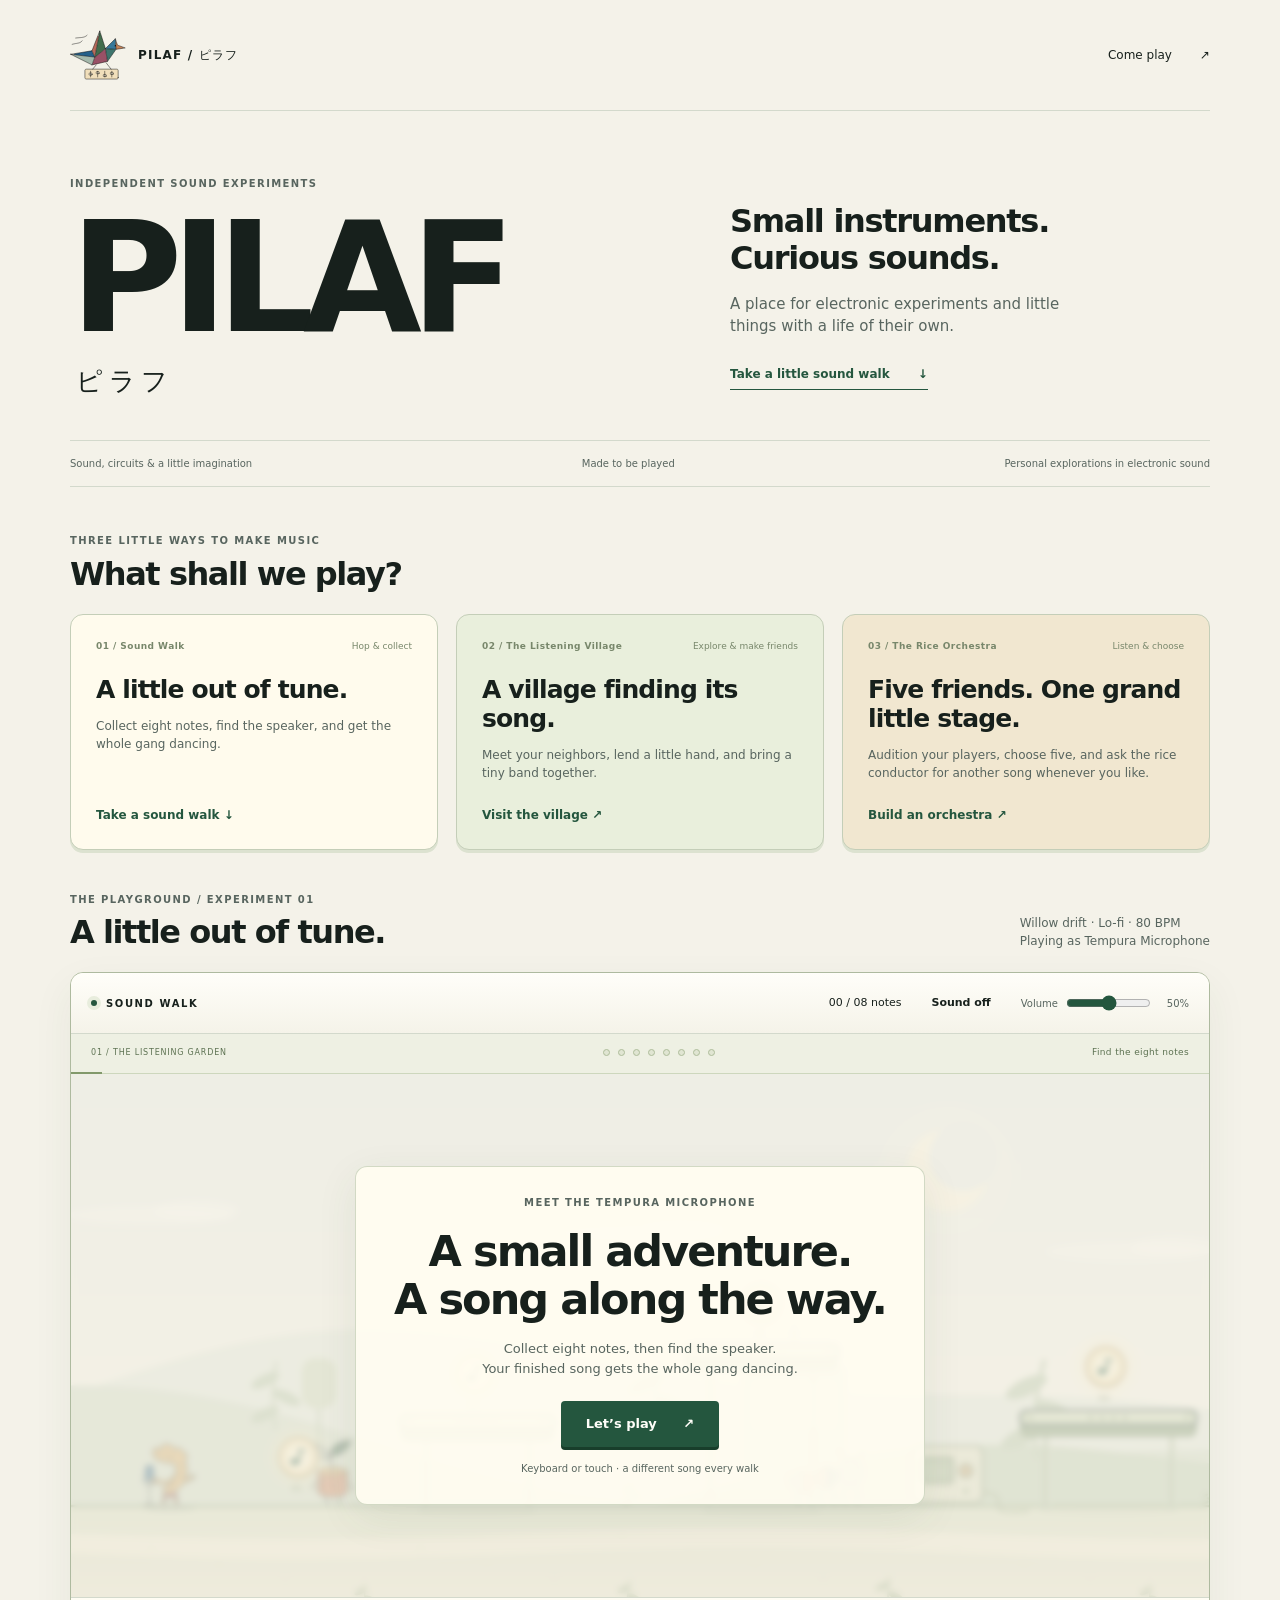
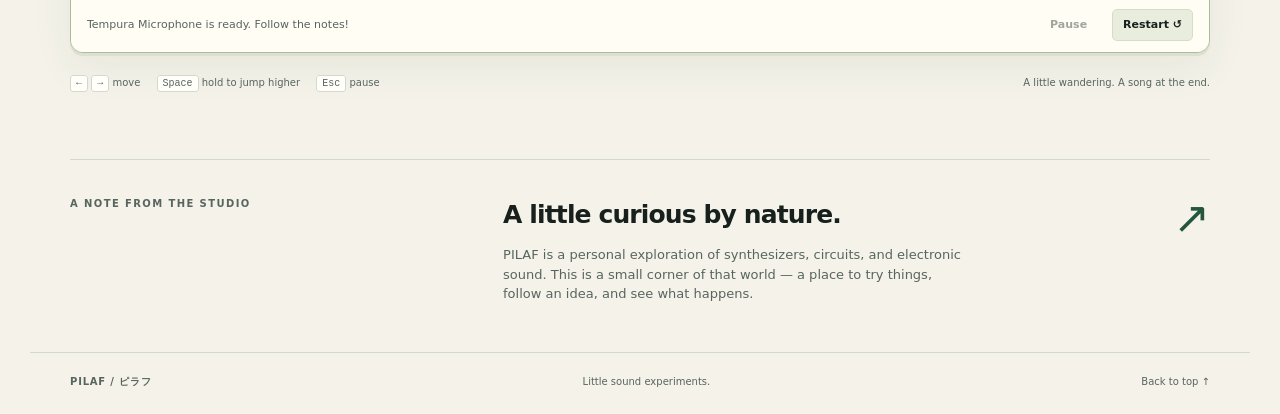
<file: index.html>
<!doctype html>
<html lang="en">
<head>
  <meta charset="utf-8">
  <meta name="viewport" content="width=device-width,initial-scale=1">
  <meta name="theme-color" content="#f4f2e9">
  <meta name="description" content="PILAF — personal explorations in electronic sound. Meet a little character, collect a few notes, and make something playful.">
  <title>PILAF / Little sound experiments</title>
  <link rel="icon" type="image/svg+xml" href="origami-mixer-bird.svg?v=volume-lettering-2">
  <link rel="stylesheet" href="style.css?v=games-4">
  <script src="shared/character-art.js?v=9bc94798c490" defer></script><script src="shared/characters.js?v=5fae681c9cf5" defer></script><script src="music.js?v=9751d4457e4f" defer></script>
  <script src="game.js?v=0f89109e2cad" defer></script>
</head>
<body>
  <header class="wrap">
    <nav><a class="wordmark" href="#home"><img class="brand-bird" src="origami-mixer-bird.svg?v=volume-lettering-2" alt="" width="56" height="56"><span class="brand-name">PILAF / <span lang="ja">ピラフ</span></span></a><a href="#play">Come play <span aria-hidden="true">↗</span></a></nav>
    <div class="hero" id="home">
      <div><p class="eyebrow">Independent sound experiments</p><h1>PILAF<span lang="ja">ピラフ</span></h1></div>
      <div class="hero-copy"><h2>Small instruments.<br>Curious sounds.</h2><p>A place for electronic experiments and little things with a life of their own.</p><a class="text-link" href="#play">Take a little sound walk <span aria-hidden="true">↓</span></a></div>
    </div>
    <div class="facts"><span>Sound, circuits & a little imagination</span><span>Made to be played</span><span>Personal explorations in electronic sound</span></div>
  </header>
  <main class="wrap" id="play">
    <section class="game-library" aria-labelledby="games-title">
      <p class="eyebrow">Three little ways to make music</p>
      <h2 id="games-title">What shall we play?</h2>
      <div class="game-choices">
        <a class="game-choice" href="#sound-walk"><span class="game-choice-top"><span>01 / Sound Walk</span><span>Hop &amp; collect</span></span><h3>A little out of tune.</h3><p>Collect eight notes, find the speaker, and get the whole gang dancing.</p><span class="game-choice-action">Take a sound walk &#8595;</span></a>
        <a class="game-choice village-choice" href="village/index.html"><span class="game-choice-top"><span>02 / The Listening Village</span><span>Explore &amp; make friends</span></span><h3>A village finding its song.</h3><p>Meet your neighbors, lend a little hand, and bring a tiny band together.</p><span class="game-choice-action">Visit the village &#8599;</span></a>
        <a class="game-choice orchestra-choice" href="orchestra/index.html"><span class="game-choice-top"><span>03 / The Rice Orchestra</span><span>Listen &amp; choose</span></span><h3>Five friends. One grand little stage.</h3><p>Audition your players, choose five, and ask the rice conductor for another song whenever you like.</p><span class="game-choice-action">Build an orchestra &#8599;</span></a>
      </div>
    </section>
    <section id="sound-walk" aria-labelledby="game-title">
      <div class="section-heading"><div><p class="eyebrow">The playground / experiment 01</p><h2 id="game-title">A little out of tune.</h2></div><p><span id="song-name">A new song every walk</span><br><span id="character-name">Playing as Onigiri Listener</span></p></div>
      <div class="game-shell">
        <div class="game-bar"><span class="game-name"><span class="status-dot"></span> SOUND WALK</span><span id="score">00 / 08 notes</span><button id="sound" type="button" aria-pressed="false">Sound off</button><label class="volume-control" for="volume">Volume <input id="volume" type="range" min="0" max="100" value="50" step="1"><output id="volume-value" for="volume">50%</output></label></div>
        <div class="journey" id="journey"><span id="district">01 / The listening garden</span><div class="note-trail" aria-hidden="true"><i id="note-0"></i><i id="note-1"></i><i id="note-2"></i><i id="note-3"></i><i id="note-4"></i><i id="note-5"></i><i id="note-6"></i><i id="note-7"></i></div><span id="goal-label">Find the eight notes</span></div>
        <div class="stage">
          <canvas id="game" width="1000" height="460" tabindex="0" aria-label="Sound Walk. Move with left and right arrows or A and D. Jump with Space, W, or up arrow; hold for a higher jump. On touch screens, hold a direction button and tap Jump. Collect eight notes and reach the speaker. Escape pauses."></canvas>
          <div class="party-caption" id="party-caption" hidden><p class="eyebrow">Your living song / the whole band is here</p><h3 id="finished-title">A little garden party</h3><p id="song-evolution">Your melody is just the beginning. Stay for the next variation.</p></div>
          <div class="overlay" id="overlay"><div><p class="eyebrow" id="overlay-kicker">Meet the Onigiri Listener</p><h3 id="overlay-title">A small adventure.<br>A song along the way.</h3><p id="overlay-copy">Collect eight notes, then find the speaker.<br>Your finished song gets the whole gang dancing.</p><button class="button" id="start" type="button">Let’s play <span aria-hidden="true">↗</span></button><span class="start-note">Keyboard or touch · a different song every walk</span></div></div>
        </div>
        <div class="touch-controls" role="group" aria-label="Touch game controls" aria-describedby="touch-hint">
          <p id="touch-hint">Hold an arrow to move. Tap Jump with your other thumb.</p>
          <div class="direction-controls"><button type="button" data-control="left" aria-label="Move left" aria-pressed="false">&#8592;</button><button type="button" data-control="right" aria-label="Move right" aria-pressed="false">&#8594;</button></div>
          <button type="button" data-control="jump" aria-label="Jump" aria-pressed="false">Jump &#8593;</button>
        </div>
        <div class="game-bottom"><p id="status" role="status">Your headphones are on. The garden is waiting.</p><div class="game-actions"><button id="pause" type="button" disabled>Pause</button><button id="replay" type="button" hidden>Replay song</button><button id="restart" type="button">Restart ↺</button></div></div>
      </div>
      <div class="under-game"><p><kbd>←</kbd> <kbd>→</kbd> move <span class="space"></span><kbd>Space</kbd> hold to jump higher <span class="space"></span><kbd>Esc</kbd> pause</p><p>A little wandering. A song at the end.</p></div>
      <noscript><p>This game needs JavaScript enabled in your browser.</p></noscript>
    </section>
    <section class="about" aria-labelledby="about-title"><p class="eyebrow">A note from the studio</p><div><h2 id="about-title">A little curious by nature.</h2><p>PILAF is a personal exploration of synthesizers, circuits, and electronic sound. This is a small corner of that world — a place to try things, follow an idea, and see what happens.</p></div><span class="about-mark" aria-hidden="true">↗</span></section>
  </main>
  <footer class="wrap"><span>PILAF <span lang="ja">/ ピラフ</span></span><span>Little sound experiments.</span><a href="#home">Back to top ↑</a></footer>
<!-- Cloudflare Web Analytics --><script type='module' src='https://static.cloudflareinsights.com/beacon.min.js' data-cf-beacon='{"token": "f0c13892900b49b59b2be0a804ef4fff"}'></script><!-- End Cloudflare Web Analytics -->
</body>
</html>
</file>
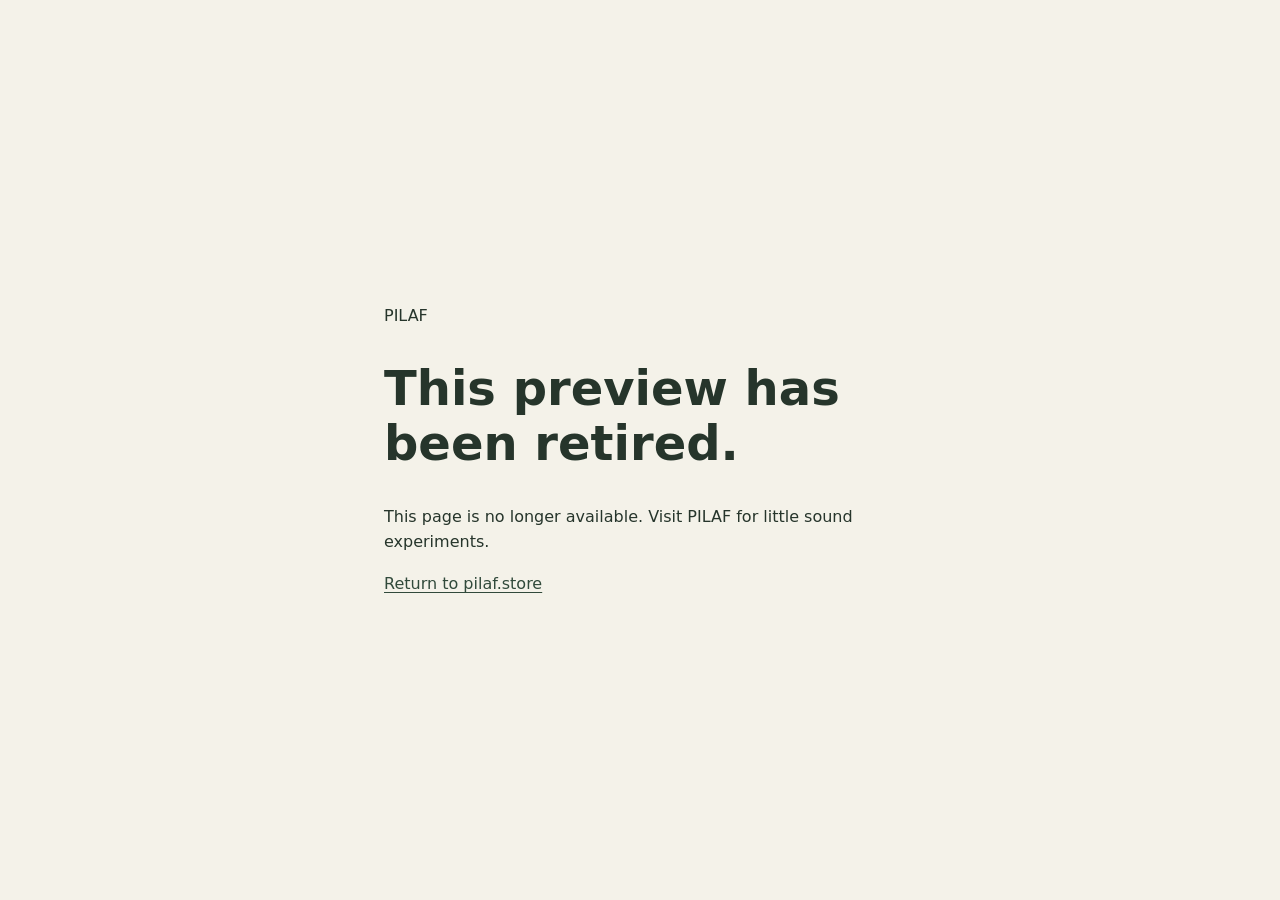
<file: laser/index.html>
<!doctype html>
<html lang="en">
<head>
  <meta charset="utf-8">
  <meta name="viewport" content="width=device-width,initial-scale=1">
  <meta name="robots" content="noindex,nofollow,noarchive">
  <meta name="referrer" content="no-referrer">
  <meta http-equiv="Content-Security-Policy" content="default-src 'none'; style-src 'unsafe-inline'; base-uri 'none'; form-action 'none'; object-src 'none'">
  <title>Preview retired / PILAF</title>
  <style>
    * { box-sizing: border-box; }
    body { margin: 0; min-height: 100vh; display: grid; place-items: center; padding: 24px; background: #f4f2e9; color: #26352b; font: 1rem/1.6 system-ui, sans-serif; }
    main { width: 100%; max-width: 32rem; }
    h1 { font-size: clamp(2rem, 7vw, 3rem); line-height: 1.15; }
    a { color: #314a3b; text-underline-offset: .2em; }
    a:focus-visible { outline: 3px solid #314a3b; outline-offset: 5px; }
  </style>
</head>
<body>
  <main>
    <p>PILAF</p>
    <h1>This preview has been retired.</h1>
    <p>This page is no longer available. Visit PILAF for little sound experiments.</p>
    <p><a href="https://pilaf.store/">Return to pilaf.store</a></p>
  </main>
</body>
</html>
</file>
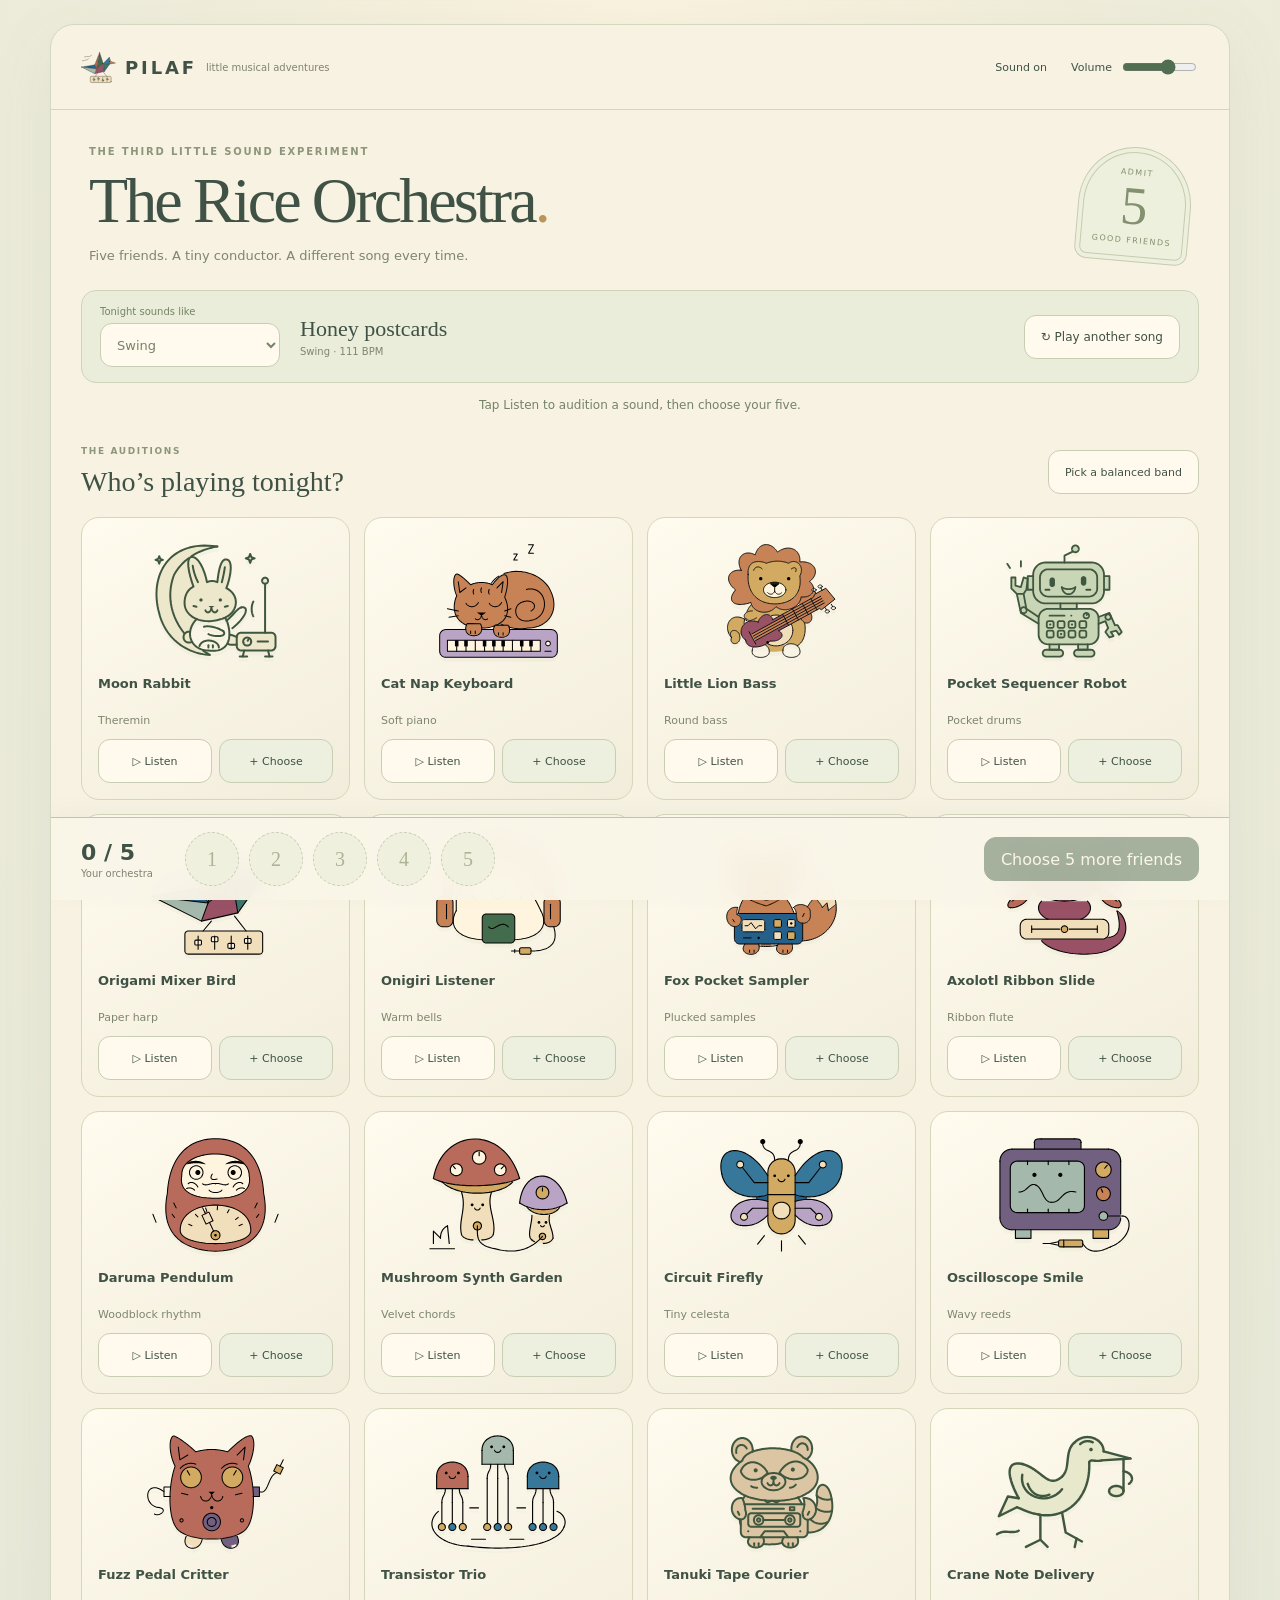
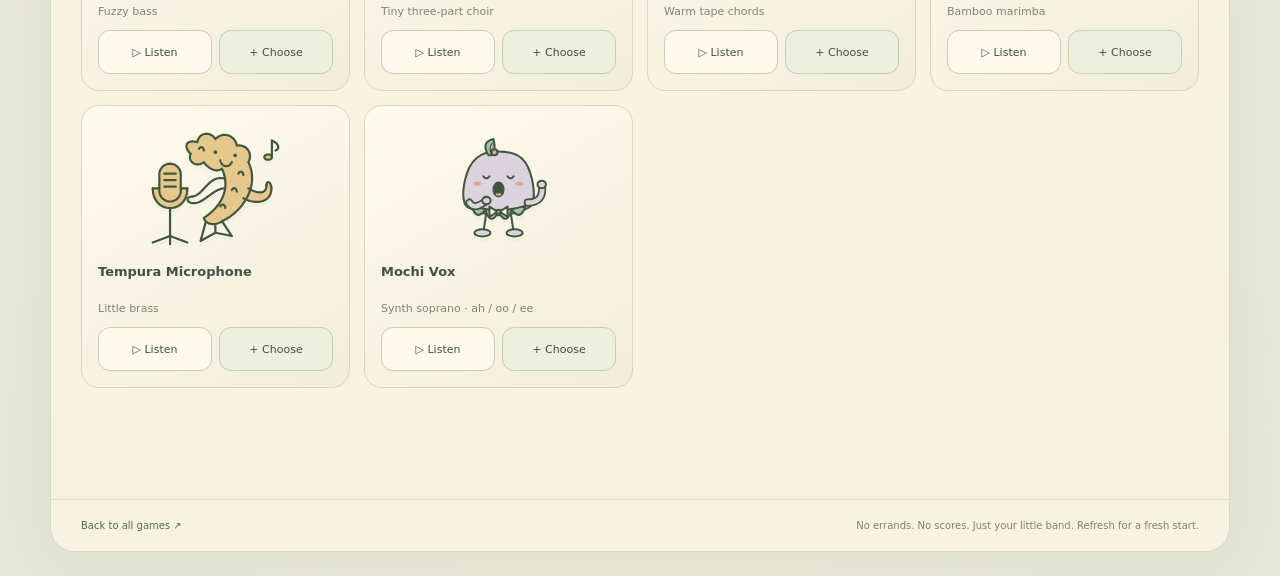
<file: orchestra/index.html>
<!doctype html>
<html lang="en"><head><meta charset="utf-8"><meta name="viewport" content="width=device-width,initial-scale=1,viewport-fit=cover"><meta name="theme-color" content="#f3ecdc"><title>PILAF / The Rice Orchestra</title><link rel="icon" href="origami-mixer-bird.svg?v=volume-lettering-2" type="image/svg+xml"><link rel="stylesheet" href="orchestra.css?v=1"><script src="../shared/character-art.js?v=9bc94798c490" defer></script><script src="../shared/characters.js?v=5fae681c9cf5" defer></script><script src="music.js?v=9751d4457e4f" defer></script><script src="players.js?v=c90304fdf843" defer></script><script src="audio.js?v=493e1266f36e" defer></script><script src="performers.js?v=4fa7a04160d4" defer></script><script src="orchestra.js?v=3d8aeef0f92d" defer></script></head>
<body><main class="theatre">
 <header><a class="brand" href="../index.html#play"><img src="origami-mixer-bird.svg?v=volume-lettering-2" alt="" width="35" height="35"> PILAF <small>little musical adventures</small></a><div class="sound-tools"><button id="mute" aria-pressed="false">Sound on</button><label>Volume <input id="volume" type="range" min="0" max="100" value="65" aria-label="Music volume"></label></div></header>
 <section class="marquee"><div><p class="eyebrow">THE THIRD LITTLE SOUND EXPERIMENT</p><h1>The Rice Orchestra<span>.</span></h1><p id="subtitle">Five friends. A tiny conductor. A different song every time.</p></div><div class="ticket" aria-hidden="true"><span>ADMIT</span><strong>5</strong><span>GOOD FRIENDS</span></div></section>
 <section class="song-desk" aria-label="Choose the music"><label for="style">Tonight sounds like <select id="style"></select></label><div class="song-info"><strong id="song-title"></strong><span id="song-detail"></span></div><button id="another">↻ Play another song</button></section>
 <p id="status" class="status" role="status">Tap Listen to audition a sound, then choose your five.</p>
 <section id="auditions" aria-labelledby="audition-title"><div class="section-title"><div><p class="eyebrow">THE AUDITIONS</p><h2 id="audition-title">Who’s playing tonight?</h2></div><button id="surprise">Pick a balanced band</button></div><div id="players" class="players"></div></section>
 <section id="concert" hidden aria-labelledby="concert-title"><div class="section-title"><div><p class="eyebrow">NOW PLAYING</p><h2 id="concert-title" tabindex="-1">A little grand performance.</h2></div><div class="concert-tools"><select id="concert-style" aria-label="Concert music style"></select><button id="next-song">Another song</button><button id="pause">Pause</button><button id="replay">Replay song</button><button id="edit">Change lineup</button></div></div><div class="stage-wrap"><canvas id="stage" aria-label="Your five performers play on a lantern-lit stage, led by the Rice Grain Choir conductor."></canvas><div id="pause-overlay" hidden><p>A little intermission.</p><button id="resume" class="primary">Continue the concert</button></div></div><div id="performer-names" class="performer-names"></div><p class="concert-caption">Conducted with great enthusiasm by the Rice Grain Choir. <span id="form">Theme</span></p></section>
 <section id="lineup" class="lineup" aria-label="Your selected performers"><div class="lineup-label"><strong id="count">0 / 5</strong><span>Your orchestra</span></div><div id="seats" class="seats"></div><button id="begin" class="primary" disabled>Choose five friends</button></section>
 <footer><a href="../index.html#play">Back to all games ↗</a><span>No errands. No scores. Just your little band. Refresh for a fresh start.</span></footer>
</main><!-- Cloudflare Web Analytics --><script type='module' src='https://static.cloudflareinsights.com/beacon.min.js' data-cf-beacon='{"token": "f0c13892900b49b59b2be0a804ef4fff"}'></script><!-- End Cloudflare Web Analytics -->
</body></html>
</file>
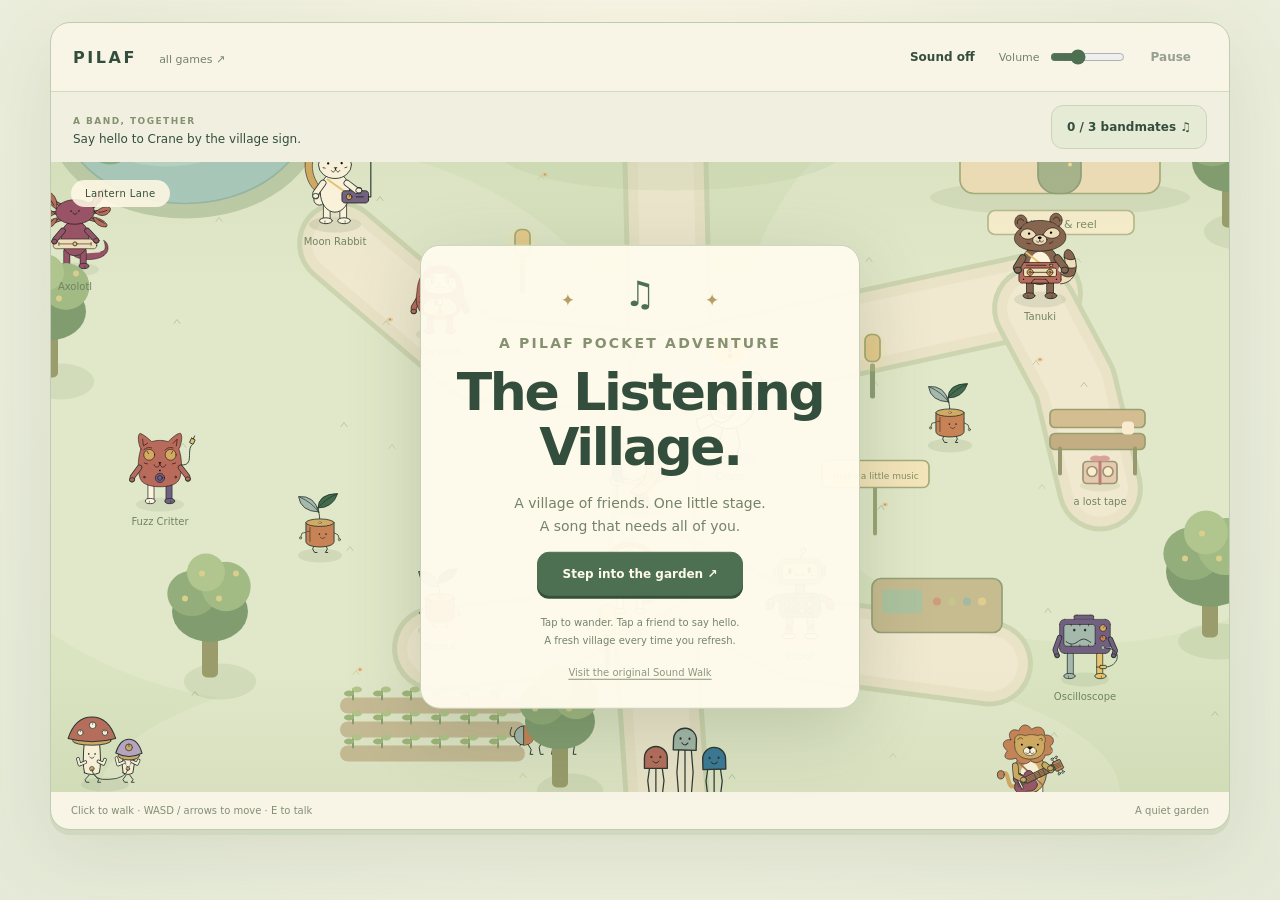
<file: village/index.html>
<!doctype html>
<html lang="en"><head>
<meta charset="utf-8"><meta name="viewport" content="width=device-width,initial-scale=1,viewport-fit=cover"><meta name="theme-color" content="#eff0df">
<title>PILAF / The Listening Village</title><link rel="icon" href="origami-mixer-bird.svg?v=volume-lettering-2" type="image/svg+xml"><link rel="stylesheet" href="village.css?v=volume-lettering-2">
<script src="../shared/character-art.js?v=9bc94798c490" defer></script><script src="../shared/characters.js?v=5fae681c9cf5" defer></script><script src="music.js?v=9751d4457e4f" defer></script><script src="sprites.js?v=94dc0f0d3fdd" defer></script><script src="residents.js?v=faa2504d1c1f" defer></script><script src="world.js?v=3e7a500b7914" defer></script><script src="village-audio.js?v=c5fbeff24315" defer></script><script src="village.js?v=d9350c3c5609" defer></script>
</head><body><main class="cabinet">
<header class="topbar"><a class="brand" href="../index.html#play" aria-label="Back to PILAF games">PILAF <span>all games ↗</span></a><div class="tools"><button id="sound" aria-pressed="false">Sound off</button><label class="volume">Volume <input id="volume" type="range" min="0" max="100" value="35" aria-label="Music volume"></label><button id="pause" disabled>Pause</button></div></header>
<div class="quest-bar"><div><span class="eyebrow" id="chapter-label">QUEST 1 · A BAND, TOGETHER</span><p id="objective">A little village is waiting for its song.</p></div><button id="journal-button" aria-label="Open your field notes"><span id="band-count">0 / 3</span> <span id="band-label">bandmates</span> ♫<span id="guest-count"></span></button></div>
<div class="viewport" id="viewport">
<canvas id="village" tabindex="0" aria-label="The Listening Village. Use the movement pad or tap a place to walk. Tap a neighbor to walk over and talk. Arrow keys or WASD move; E or Space interacts; J opens notes; Escape pauses."></canvas>
<div class="location" id="location">Lantern Lane</div><button id="interact" class="interact" hidden>Talk</button><div class="toast" id="toast" role="status" hidden></div>
<div id="mobile-controls" class="mobile-controls" role="group" aria-label="Movement controls" hidden><button type="button" data-move="up" aria-label="Move up" aria-pressed="false">↑</button><button type="button" data-move="left" aria-label="Move left" aria-pressed="false">←</button><span aria-hidden="true">✦</span><button type="button" data-move="right" aria-label="Move right" aria-pressed="false">→</button><button type="button" data-move="down" aria-label="Move down" aria-pressed="false">↓</button></div>
<div class="welcome panel" id="welcome"><div class="welcome-art" aria-hidden="true">✦ <span>♫</span> ✦</div><p class="eyebrow">A PILAF POCKET ADVENTURE</p><h1>The Listening<br>Village.</h1><p>A village of friends. One little stage.<br>A song that needs all of you.</p><button id="start" class="primary">Step into the garden ↗</button><small>Tap to wander. Tap a friend to say hello.<br>A fresh village every time you refresh.</small><a class="old-game" href="../index.html#sound-walk">Visit the original Sound Walk</a></div>
<section class="dialogue panel" id="dialogue" role="dialog" aria-modal="true" aria-labelledby="dialogue-name" hidden><div class="dialogue-heading"><canvas id="portrait" width="120" height="120" aria-hidden="true"></canvas><div><p class="eyebrow" id="dialogue-role"></p><h2 id="dialogue-name"></h2></div><button id="close-dialogue" class="close" aria-label="Close conversation">×</button></div><p id="dialogue-text"></p><div id="dialogue-extra"></div><div id="dialogue-actions"></div></section>
<section class="panel journal" id="journal" role="dialog" aria-modal="true" aria-labelledby="journal-title" hidden><div class="journal-heading"><div><p class="eyebrow">TEMPURA'S FIELD NOTES</p><h2 id="journal-title">A band, together.</h2></div><button id="close-journal" class="close" aria-label="Close field notes">×</button></div><p id="journal-intro"></p><div id="journal-list"></div><p id="inventory"></p><button id="neighbors-button">Meet the neighbors</button><button id="new-game">Start a new village</button><p id="save-status" class="fine-print"></p></section>
<div class="panel pause-panel" id="pause-panel" role="dialog" aria-modal="true" aria-labelledby="pause-title" hidden><p class="eyebrow">NO HURRY AT ALL</p><h2 id="pause-title">A little breather.</h2><p>Your friends will be right here.</p><button id="resume" class="primary">Back to the village</button></div>
</div><footer><span id="hint">Tap a place to walk · Tap a friend to talk</span><span id="music-caption">A quiet garden</span></footer></main><noscript>This little village needs JavaScript enabled.</noscript><!-- Cloudflare Web Analytics --><script type='module' src='https://static.cloudflareinsights.com/beacon.min.js' data-cf-beacon='{"token": "f0c13892900b49b59b2be0a804ef4fff"}'></script><!-- End Cloudflare Web Analytics -->
</body></html>
</file>
<file: style.css>
:root{color-scheme:light;--paper:#f4f2e9;--ink:#17201c;--muted:#58655f;--line:#d3d9cc;--green:#24563e;--cream:#fffef9}
.wordmark{display:inline-flex;align-items:center;gap:12px}.brand-bird{display:block;width:56px;height:56px;flex-shrink:0}.wordmark .brand-name{font-weight:750;white-space:nowrap}
*{box-sizing:border-box}html{scroll-behavior:smooth;scroll-padding-top:24px}body{margin:0;background:var(--paper);color:var(--ink);font:15px/1.5 system-ui,-apple-system,BlinkMacSystemFont,"Segoe UI",sans-serif}a{color:inherit;text-decoration:none}button{font:inherit;color:inherit;cursor:pointer}button:disabled{opacity:.4;cursor:default}a:focus-visible,button:focus-visible,canvas:focus-visible{outline:3px solid #58896b;outline-offset:5px}.wrap{max-width:1220px;margin:auto;padding:0 40px}nav{display:flex;justify-content:space-between;align-items:center;padding:27px 0;border-bottom:1px solid var(--line);font-size:12px}nav a:last-child{display:flex;gap:28px}.wordmark{font-weight:750;letter-spacing:.1em}.wordmark span{font-weight:500}.hero{display:grid;grid-template-columns:1.25fr 1fr;gap:60px;align-items:end;padding:65px 0 48px}.eyebrow{font-size:10px;font-weight:700;letter-spacing:.14em;text-transform:uppercase;color:var(--muted);margin:0 0 17px}h1{font-size:clamp(80px,12vw,154px);letter-spacing:-.075em;line-height:.85;margin:22px 0 0;font-weight:750}h1 span{display:block;font-size:26px;letter-spacing:.22em;font-weight:500;margin:26px 0 0 6px}.hero-copy{max-width:360px;padding-bottom:2px}.hero-copy h2{font-size:32px;line-height:1.15;letter-spacing:-.04em;margin:0 0 16px}.hero-copy p{color:var(--muted);max-width:330px;margin:0 0 24px}.text-link{font-size:12px;border-bottom:1px solid var(--green);padding-bottom:6px;display:inline-flex;gap:28px;color:var(--green);font-weight:650}.facts{display:flex;justify-content:space-between;gap:16px;flex-wrap:wrap;padding:15px 0;border-block:1px solid var(--line);font-size:10px;color:var(--muted)}main{padding-top:46px!important}.section-heading{display:flex;justify-content:space-between;align-items:end;gap:20px;margin-bottom:22px}.section-heading .eyebrow{margin-bottom:8px}.section-heading h2{font-size:32px;letter-spacing:-.045em;line-height:1.1;margin:0}.section-heading>p{font-size:12px;color:var(--muted);margin:0}.game-shell{border:1px solid #b8c4b4;border-radius:9px;overflow:hidden;background:#e9edde}.game-bar{display:flex;gap:20px;align-items:center;padding:13px 20px;background:var(--cream);border-bottom:1px solid var(--line);font-size:11px}.game-name{display:flex;gap:9px;align-items:center;letter-spacing:.13em;font-size:10px;font-weight:700}.status-dot{width:6px;height:6px;border-radius:100%;background:var(--green)}#score{margin-left:auto;font-variant-numeric:tabular-nums}.game-bar button,.game-actions button{border:0;background:transparent;padding:5px;font-size:11px;text-decoration:underline;text-underline-offset:4px}.stage{position:relative}canvas{display:block;width:100%;height:auto;touch-action:none}.overlay{position:absolute;inset:0;display:grid;place-items:center;text-align:center;background:#f4f2e9db;padding:20px}.overlay[hidden]{display:none}.overlay h3{font-size:clamp(24px,4vw,43px);letter-spacing:-.045em;line-height:1.12;margin:0 0 16px}.overlay p:not(.eyebrow){font-size:13px;color:var(--muted);margin:0 0 23px}.button{background:var(--green);color:var(--cream);border:0;border-radius:4px;padding:13px 25px;font-size:13px;font-weight:650;min-width:155px}.button span{margin-left:22px}.start-note{display:block;font-size:10px;color:var(--muted);margin-top:14px}.game-bottom{display:flex;align-items:center;justify-content:space-between;gap:12px;padding:9px 20px;background:var(--cream);border-top:1px solid var(--line);font-size:11px;min-height:51px}.game-bottom p{margin:0;color:var(--muted)}.game-actions{display:flex;gap:15px;flex-shrink:0}.under-game{display:flex;justify-content:space-between;gap:15px;color:var(--muted);font-size:10px;margin-top:8px}kbd{font:10px inherit;border:1px solid var(--line);border-radius:3px;padding:2px 5px;background:var(--cream)}.space{display:inline-block;width:13px}.touch-controls{display:none;justify-content:space-between;margin-top:12px;user-select:none}.touch-controls div{display:flex;gap:10px}.touch-controls button{min-height:48px;min-width:60px;border:1px solid #a6b4a1;border-radius:5px;background:var(--cream);padding:12px 20px;touch-action:none}.about{display:grid;grid-template-columns:1fr 1.6fr auto;gap:38px;border-top:1px solid var(--line);margin-top:58px;padding:36px 0 48px}.about h2{font-size:25px;letter-spacing:-.035em;margin:0 0 12px}.about p:not(.eyebrow){font-size:13px;color:var(--muted);max-width:470px;margin:0}.about-mark{font-size:44px;line-height:1;color:var(--green)}footer{border-top:1px solid var(--line);display:flex;justify-content:space-between;gap:20px;padding-top:21px!important;padding-bottom:26px!important;font-size:10px;color:var(--muted)}footer>span:first-child{font-weight:700;letter-spacing:.08em}
.party-caption{position:absolute;top:26px;left:16px;right:16px;text-align:center;pointer-events:none}.party-caption h3{font-size:clamp(25px,3.5vw,39px);line-height:1.1;letter-spacing:-.04em;margin:0 0 9px}.party-caption .eyebrow{margin-bottom:12px;font-size:9px}.party-caption>p:last-child{font-size:12px;color:var(--muted);margin:0}.touch-controls[hidden],.party-caption[hidden]{display:none}@media(max-width:650px){.game-bottom{flex-wrap:wrap}.game-actions{margin-left:auto}.party-caption{top:16px}.party-caption .eyebrow{font-size:8px}.party-caption>p:last-child{font-size:10px}}
.volume-control{display:flex;align-items:center;gap:8px;font-size:10px;color:var(--muted)}.volume-control input{width:85px;min-height:26px;margin:0;accent-color:var(--green);cursor:pointer}.volume-control output{min-width:30px;text-align:right;font-variant-numeric:tabular-nums}.volume-control input:focus-visible{outline:3px solid #58896b;outline-offset:3px}
@media(max-width:650px){.game-bar{flex-wrap:wrap}.volume-control{flex-basis:100%;justify-content:flex-end;border-top:1px solid var(--line);padding-top:5px}.volume-control input{width:110px}}
@media(pointer:coarse){.touch-controls{display:flex}}
@media(max-width:650px){.wrap{padding-inline:20px}.hero{grid-template-columns:1fr;gap:30px;padding:40px 0 30px}h1{font-size:100px}h1 span{font-size:22px;margin-top:20px}.hero-copy h2{font-size:27px}.hero-copy{max-width:none}.hero-copy p{max-width:360px}.facts{font-size:9px}.facts span:last-child{display:none}main{padding-top:34px!important}.section-heading{display:block}.section-heading h2{font-size:29px}.section-heading>p{margin-top:12px}.stage{height:340px}canvas{height:340px;object-fit:cover}.overlay{padding:16px}.overlay h3{font-size:29px}.overlay .eyebrow{font-size:9px}.game-bar{padding:10px 12px;gap:12px}.game-name{font-size:9px;letter-spacing:.05em}.game-bottom{padding:10px 12px;align-items:start}.game-bottom p{max-width:200px}.game-actions{gap:8px}.under-game{display:none}.touch-controls{display:flex}.about{grid-template-columns:1fr;gap:10px;margin-top:38px;padding:26px 0 30px}.about .eyebrow{margin-bottom:3px}.about-mark{display:none}footer{flex-wrap:wrap}footer>span:nth-child(2){display:none}}
@media(prefers-reduced-motion:reduce){html{scroll-behavior:auto}}

/* A small instrument cabinet around the garden. */
.stage{width:100%;aspect-ratio:1000/460}.stage canvas{height:100%;object-fit:fill}.overlay{grid-template-columns:minmax(0,1fr)}.overlay>div{min-width:0;max-width:100%}
.game-shell{border-color:#aeba9f;border-radius:13px;box-shadow:0 3px 0 #dce0d0,0 15px 42px #344b3210}
.game-bar{background:linear-gradient(#fffef9,#f5f3e9);padding:14px 20px}.game-name{letter-spacing:.16em}.status-dot{box-shadow:0 0 0 4px #e8eddd}
.game-bar button,.game-actions button{min-height:32px;border-radius:5px;text-decoration:none;font-weight:600;padding:6px 10px}.game-bar button:hover,.game-actions button:hover{background:#e8edde}.game-actions #restart{background:#e9edde;border:1px solid #d4ddc9}
.journey{position:relative;display:flex;align-items:center;justify-content:space-between;gap:15px;padding:12px 20px 13px;background:#eef0e3;border-bottom:1px solid #cdd7bd;color:#5d7252;font-size:9px;letter-spacing:.04em}
.journey::after{content:"";position:absolute;bottom:-1px;left:0;width:var(--progress,0%);height:2px;background:#82996b;transition:width .12s linear}#district{text-transform:uppercase;letter-spacing:.1em;font-size:8px}.note-trail{display:flex;gap:8px;flex-shrink:0}.note-trail i{width:7px;height:7px;border-radius:50%;border:1px solid #aebd9b;background:#e0e5d2;transition:background .2s,box-shadow .2s}.note-trail i.found{background:#b9a168;border-color:#a08b56;box-shadow:0 0 0 3px #dfd7b533}
.overlay{background:#f4f2e9a8;backdrop-filter:blur(3px)}.overlay>div{padding:28px 38px;border:1px solid #cbd3bdd9;border-radius:12px;background:#fffdf1e8;box-shadow:0 12px 40px #3d503616}.button{box-shadow:0 3px 0 #183e2b;transition:background .15s,transform .15s}.button:hover{background:#326747;transform:translateY(-1px)}.button:active{transform:translateY(1px);box-shadow:0 1px 0 #183e2b}.game-bottom{padding:11px 16px;background:#fffdf4}.under-game{margin-top:12px}.touch-controls button{box-shadow:0 3px 0 #d6ddc8;font-weight:650}.touch-controls button:active{background:#e2e9d5;transform:translateY(2px);box-shadow:0 1px 0 #d6ddc8}
@media(max-width:650px){.journey{flex-wrap:wrap;padding:10px 12px;gap:10px}#goal-label{width:100%;font-size:10px}.note-trail{margin-left:auto;gap:6px}.note-trail i{width:6px;height:6px}.overlay>div{padding:22px 15px;width:100%}.overlay h3{font-size:27px}.overlay p:not(.eyebrow){font-size:12px}.start-note{font-size:9px}.game-bar{padding:10px 12px;gap:8px}.game-bottom{padding:9px 12px}.game-actions{gap:5px}.game-actions button{font-size:10px;padding:6px 9px}}
@media(prefers-reduced-motion:reduce){.journey::after,.note-trail i,.button{transition:none}.button:hover{transform:none}}
.party-caption{top:44px}@media(max-width:650px){.party-caption{top:34px}.section-heading>p{max-width:100%;overflow-wrap:anywhere}}

/* Thumb controls are part of the cabinet, away from selectable page text. */
.stage,.touch-controls,.touch-controls button{-webkit-user-select:none;user-select:none;-webkit-touch-callout:none}
.touch-controls{touch-action:none;overscroll-behavior:contain;flex-wrap:wrap;align-items:center;gap:12px;margin:0;padding:12px 16px 16px;background:#eef0e3;border-top:1px solid var(--line)}
#touch-hint{flex-basis:100%;margin:0;text-align:center;font-size:11px;color:var(--muted)}
.touch-controls .direction-controls{gap:12px}.touch-controls button{min-width:72px;min-height:64px;padding:12px 20px;border-radius:14px;font-size:25px;-webkit-tap-highlight-color:transparent}
.touch-controls [data-control="jump"]{min-width:104px;background:var(--green);color:var(--cream);border-color:var(--green);font-size:17px}
.touch-controls button.is-pressed{background:#d9e5c9;transform:translateY(2px);box-shadow:0 1px 0 #c0cdae}
.touch-controls [data-control="jump"].is-pressed{background:#427650}
@media(any-pointer:coarse){.touch-controls:not([hidden]){display:flex}.under-game{display:none}.game-actions button,.game-bar button{min-height:44px}}
@media(max-width:650px){.stage{height:clamp(300px,40svh,340px)}.touch-controls{padding-inline:12px}.touch-controls button{min-width:68px}.touch-controls .direction-controls{gap:10px}.game-actions button,.game-bar button{min-height:44px}.overlay>div{padding:16px 12px}.overlay h3{font-size:24px;margin-bottom:12px}.overlay .eyebrow{margin-bottom:10px}.overlay p:not(.eyebrow){margin-bottom:14px}.start-note{margin-top:10px}}
@media(max-height:500px) and (pointer:coarse) and (orientation:landscape){.stage{height:230px;aspect-ratio:auto}.game-bar{padding-block:4px}.journey{padding-block:5px}#goal-label{display:none}.touch-controls{padding-block:8px}.touch-controls button{min-height:54px}.overlay>div{padding:12px}.overlay h3{font-size:23px}.overlay p:not(.eyebrow){margin-bottom:10px}.overlay .eyebrow{margin-bottom:8px}.start-note{margin-top:8px}}

/* Both games share a home; each runs only on its own play page. */
.game-library{margin-bottom:42px}.game-library>.eyebrow{margin-bottom:9px}.game-library>h2{font-size:32px;letter-spacing:-.045em;line-height:1.1;margin:0 0 22px}.game-choices{display:grid;grid-template-columns:repeat(3,minmax(0,1fr));gap:18px}.game-choice{display:flex;flex-direction:column;padding:25px;border:1px solid #c4ceb8;border-radius:13px;background:#fffbed;box-shadow:0 3px 0 #dce2d0;transition:background .15s}.game-choice:hover{background:#f2f1de}.game-choice-top{display:flex;justify-content:space-between;gap:14px;font-size:9px;color:#78876b}.game-choice-top>span:first-child{font-weight:750;letter-spacing:.05em}.game-choice h3{font-size:25px;line-height:1.15;letter-spacing:-.035em;margin:23px 0 12px}.game-choice p{font-size:12px;color:var(--muted);max-width:340px;margin:0 0 24px}.game-choice-action{margin-top:auto;color:var(--green);font-size:12px;font-weight:700}.village-choice{background:#e9efdc}.village-choice:hover{background:#dfe9cf}#sound-walk{scroll-margin-top:20px}
@media(max-width:650px){.game-library{margin-bottom:32px}.game-library>h2{font-size:28px}.game-choices{grid-template-columns:1fr;gap:13px}.game-choice{padding:20px}.game-choice h3{font-size:24px;margin-top:17px}.game-choice-top{flex-wrap:wrap;gap:7px}.game-choice p{margin-bottom:18px}}
@media(prefers-reduced-motion:reduce){.game-choice{transition:none}}

.orchestra-choice{background:#f1e7d0}.orchestra-choice:hover{background:#e9dcc1}
</file>
<file: orchestra/orchestra.css>
:root{--ink:#3f5245;--muted:#7e8571;--paper:#fbf5e6;--green:#526e52;--line:#d6d6bb;--gold:#bb9558;font-family:system-ui,-apple-system,BlinkMacSystemFont,"Segoe UI",sans-serif;color:var(--ink);background:#eae8d8;color-scheme:light}*{box-sizing:border-box}body{margin:0;padding:24px;background:radial-gradient(ellipse at top,#faf3df,#e6e8d8);min-height:100svh}button,select,input{font:inherit;color:inherit}button,select{border:1px solid #c8ceb4;background:#fffaed;border-radius:12px;padding:11px 16px;min-height:44px;cursor:pointer}button:hover{background:#e8edda}button:disabled{opacity:.5;cursor:default}button:focus-visible,a:focus-visible,select:focus-visible,input:focus-visible{outline:3px solid #b48c50;outline-offset:3px}a{color:inherit;text-decoration:none}input{accent-color:var(--green)}[hidden]{display:none!important}.theatre{max-width:1180px;margin:auto;background:#f7f2e2;border:1px solid #d5d8c0;border-radius:24px;box-shadow:0 15px 70px #52624713;overflow:clip}header{display:flex;align-items:center;justify-content:space-between;padding:20px 30px;border-bottom:1px solid var(--line);gap:12px}.brand{display:flex;align-items:center;gap:9px;font-size:18px;letter-spacing:.16em;font-weight:800}.brand small{font-size:10px;letter-spacing:0;font-weight:400;color:var(--muted)}.sound-tools{display:flex;align-items:center;gap:16px;font-size:11px}.sound-tools label{display:flex;align-items:center;gap:8px}.sound-tools input{width:75px}.sound-tools button{border:0;background:transparent;padding:8px}.marquee{padding:36px 38px 27px;display:flex;justify-content:space-between;gap:20px;align-items:center}.eyebrow{font-size:10px;font-weight:750;letter-spacing:.18em;color:#8d967a;margin:0 0 10px}h1{font-family:Georgia,serif;font-weight:400;font-size:clamp(35px,5vw,64px);letter-spacing:-.045em;line-height:1.05;margin:0 0 14px}h1 span{color:var(--gold)}.marquee p:last-child{font-size:13px;color:var(--muted);margin-bottom:0}.ticket{border:1px solid #c7cbb0;outline:1px solid #c7cbb0;outline-offset:-6px;border-radius:50% 50% 12px 12px;width:113px;min-width:113px;padding:20px 10px 16px;text-align:center;transform:rotate(5deg);color:#839170;background:#edf0dc}.ticket span{display:block;font-size:8px;letter-spacing:.18em}.ticket strong{font:54px Georgia;line-height:1.1}.song-desk{margin:0 30px;background:#e9edda;border:1px solid #cdd4b9;border-radius:15px;display:flex;align-items:center;gap:20px;padding:15px 18px}.song-desk label{font-size:10px;color:#758465;display:grid;gap:6px}.song-desk select{font-size:13px;min-width:180px;padding:9px 12px}.song-info{flex:1;display:grid;gap:4px}.song-info strong{font-family:Georgia,serif;font-weight:400;font-size:22px}.song-info span{font-size:10px;color:var(--muted)}.song-desk>button{font-size:12px}.status{font-size:12px;min-height:20px;text-align:center;margin:15px 25px;color:#758267}.section-title{display:flex;justify-content:space-between;align-items:center;gap:16px;margin:28px 30px 19px}.section-title h2{font:28px Georgia,serif;margin:0}.section-title button{font-size:11px}.section-title .eyebrow{font-size:9px}.players{display:grid;grid-template-columns:repeat(4,1fr);gap:14px;padding:0 30px 28px}.player{border:1px solid var(--line);border-radius:18px;background:linear-gradient(150deg,#fffbee,#f2eddb);padding:16px;position:relative;transition:border-color .2s,background .2s}.player.selected{background:#e3ebd5;border:2px solid #7a9673;padding:15px}.player.previewing{box-shadow:0 0 0 3px #d4b87880}.player-art{height:126px;display:flex;justify-content:center;align-items:center;margin:4px 0 12px}.player img{max-width:90%;height:116px;object-fit:contain;filter:drop-shadow(0 4px 0 #62734e0a)}.player h3{font-size:13px;line-height:1.3;min-height:34px;margin:4px 0 0}.player p{font-size:11px;color:var(--muted);margin:4px 0 12px}.player-actions{display:flex;gap:7px}.player-actions button{flex:1;font-size:11px;padding:8px}.player-actions .choose{background:#edf0df}.player.selected .choose{background:#617e5c;color:#fff9e9}.lineup{position:sticky;bottom:0;z-index:3;display:flex;align-items:center;gap:18px;padding:14px 30px;border-top:1px solid #bbc7a9;background:#f9f5e8f5;backdrop-filter:blur(12px);box-shadow:0 -6px 20px #61764b0b}.lineup-label{display:grid;gap:3px;min-width:86px}.lineup-label strong{font-size:22px}.lineup-label span{font-size:10px;color:var(--muted)}.seats{display:flex;gap:10px;flex:1}.seat{width:54px;height:54px;padding:6px;border:1px dashed #c2cbb0;border-radius:50%;display:grid;place-items:center;font:20px Georgia;color:#acb497;background:#f0f0df}.seat img{width:100%;height:100%;object-fit:contain}.seat.filled{border-style:solid;background:#e3ead3;cursor:pointer}.primary{background:var(--green);color:#fff9e8;border-color:var(--green)}.primary:hover{background:#405e44}.concert-tools{display:flex;gap:8px;flex-wrap:wrap}.stage-wrap{margin:0 20px;position:relative;border-radius:20px;overflow:hidden;background:#d8dfbf;border:1px solid #c8d1b5}#stage{display:block;width:100%;height:auto;aspect-ratio:1000/680}#pause-overlay{position:absolute;inset:0;background:#f3eedbbf;display:flex;flex-direction:column;align-items:center;justify-content:center;gap:12px;backdrop-filter:blur(3px)}#pause-overlay p{font:32px Georgia;margin:0}.performer-names{display:flex;justify-content:center;gap:8px;flex-wrap:wrap;margin:16px 24px}.performer-names span{border:1px solid #d5d8c1;border-radius:20px;padding:7px 12px;font-size:11px;background:#fffaeb}.concert-caption{text-align:center;font-size:11px;color:var(--muted);margin:15px 20px 30px}.concert-caption span{display:inline-block;margin-left:9px;color:#a5844a}footer{display:flex;justify-content:space-between;gap:15px;padding:20px 30px;font-size:10px;color:var(--muted);border-top:1px solid #dedfca}footer a{color:var(--green);white-space:nowrap}
@media(max-width:850px){.players{grid-template-columns:repeat(3,1fr)}.brand small{display:none}.song-desk{gap:12px}.song-info strong{font-size:19px}.lineup{gap:12px}.seat{width:45px;height:45px}.seats{gap:6px}.lineup>.primary{font-size:12px;padding:10px}}
@media(max-width:600px){body{padding:0}.theatre{border:0;border-radius:0}header{padding:12px 15px}.brand{font-size:15px;gap:5px}.brand img{width:29px;height:29px}.sound-tools{gap:2px}.sound-tools label{font-size:0}.sound-tools input{width:55px}.sound-tools button{font-size:11px}.marquee{padding:27px 20px 22px}.ticket{display:none}.marquee .eyebrow{font-size:8px}h1{font-size:40px}.marquee p:last-child{font-size:12px}.song-desk{margin:0 14px;padding:12px;gap:10px;display:grid;grid-template-columns:1fr 1fr}.song-desk label{grid-row:1}.song-desk select{min-width:0;width:100%;font-size:12px}.song-info{min-width:0}.song-info strong{font-size:18px;overflow-wrap:anywhere}.song-desk>button{grid-column:1/-1;min-height:42px}.section-title{margin:22px 16px 15px;gap:10px}.section-title h2{font-size:24px}.section-title>button{max-width:115px;font-size:10px;padding:8px}.players{grid-template-columns:repeat(2,1fr);padding:0 14px 18px;gap:10px}.player{padding:12px}.player.selected{padding:11px}.player-art{height:109px;margin-top:0}.player img{height:101px}.player h3{font-size:12px}.player-actions{gap:5px}.player-actions button{font-size:10px;padding:6px}.lineup{padding:10px 12px;gap:8px;flex-wrap:wrap}.lineup-label{min-width:62px}.lineup-label strong{font-size:19px}.lineup-label span{font-size:9px}.seats{justify-content:space-between;gap:4px}.seat{width:38px;height:38px;padding:5px}.lineup>.primary{width:100%;padding:8px;min-height:40px}.stage-wrap{margin:0 10px;border-radius:16px}#stage{aspect-ratio:1/1.05}.concert-tools{gap:5px}.concert-tools button{font-size:10px;padding:8px}.section-title:has(.concert-tools){align-items:flex-start;flex-direction:column}.performer-names{margin:14px 12px;gap:6px}.performer-names span{font-size:10px;padding:6px 9px}footer{padding:17px 15px;font-size:9px;line-height:1.5}footer span{max-width:65%}.status{font-size:11px;margin-inline:18px}}
@media(prefers-reduced-motion:reduce){*{transition:none!important;scroll-behavior:auto!important}}
.concert-tools select{font-size:11px;max-width:125px;padding:8px}
</file>
<file: village/village.css>
:root{color-scheme:light;--paper:#f8f4e6;--ink:#344e3d;--muted:#76836c;--green:#4d7053;--line:#d3d9bf;font-family:system-ui,-apple-system,BlinkMacSystemFont,"Segoe UI",sans-serif;color:var(--ink);background:#e9ecdc}*{box-sizing:border-box}body{margin:0;padding:22px;min-height:100svh;background:radial-gradient(ellipse at top,#faf6e5,#e5ead8)}button,a,input{-webkit-tap-highlight-color:transparent}button{font:inherit;color:inherit;cursor:pointer;background:#faf8ec;border:1px solid #c7d0b8;border-radius:12px;padding:10px 15px;min-height:44px;font-size:12px;font-weight:650}button:hover{background:#e5ecd8}button:disabled{opacity:.5;cursor:default}button:focus-visible,a:focus-visible,input:focus-visible,canvas:focus-visible{outline:3px solid #b48e53;outline-offset:3px}a{color:inherit}.cabinet{max-width:1180px;margin:auto;background:var(--paper);border:1px solid #bfccb2;border-radius:20px;overflow:hidden;box-shadow:0 5px 0 #d0d8bf,0 20px 80px #485b3820}.topbar{display:flex;align-items:center;justify-content:space-between;gap:14px;padding:12px 22px;border-bottom:1px solid var(--line)}.brand{font-weight:800;letter-spacing:.16em;font-size:16px;text-decoration:none}.brand span{font-weight:400;letter-spacing:0;font-size:11px;color:var(--muted);margin-left:14px}.tools{display:flex;align-items:center;gap:8px}.tools button{background:transparent;border-color:transparent}.volume{display:flex;align-items:center;gap:8px;font-size:11px;color:var(--muted)}.volume input{width:75px;accent-color:var(--green);height:32px}.quest-bar{display:flex;align-items:center;justify-content:space-between;padding:13px 22px;gap:15px;background:#f1f0e0}.eyebrow{font-size:9px;letter-spacing:.16em;font-weight:750;color:#859171;margin:0 0 7px}.quest-bar p{font-size:12px;margin:4px 0 0}.quest-bar button{white-space:nowrap;background:#e6ebd6;border-color:#ccd5b8}.viewport{height:min(70svh,700px);min-height:450px;position:relative;isolation:isolate;background:#dbe5c5}.viewport>canvas{width:100%;height:100%;display:block;touch-action:none;user-select:none;-webkit-user-select:none;-webkit-touch-callout:none}.location{position:absolute;top:18px;left:20px;border-radius:30px;background:#fff8e5df;padding:8px 14px;font-size:10px;letter-spacing:.04em;pointer-events:none}.panel{z-index:3;background:#fffbedf5;border:1px solid #c6d0b8;border-radius:20px;box-shadow:0 18px 75px #32452833;position:absolute;padding:25px;max-height:calc(100% - 26px);overflow:auto}.panel h1,.panel h2{letter-spacing:-.045em;line-height:1.05;margin:0}.panel h2{font-size:27px}.panel p{line-height:1.65;font-size:14px}.welcome{left:50%;top:50%;transform:translate(-50%,-50%);width:min(440px,calc(100% - 30px));text-align:center;padding:28px 32px}.welcome h1{font-size:52px;margin:10px 0 18px}.welcome-art{font-size:17px;letter-spacing:22px;color:#b5a064;margin:0 0 18px 22px}.welcome-art span{font-size:35px;color:var(--green)}.welcome>p:not(.eyebrow){color:#748369}.primary{background:var(--green);border-color:var(--green);color:#fffbe9;box-shadow:0 3px 0 #354f39;padding-inline:25px}.primary:hover{background:#648461}.welcome small{display:block;font-size:10px;line-height:1.8;color:var(--muted);margin-top:18px}.old-game{font-size:10px;display:inline-block;margin-top:17px;text-underline-offset:3px;color:#8e977e}.dialogue{left:50%;bottom:18px;transform:translateX(-50%);width:min(580px,calc(100% - 28px));padding:20px 24px}.dialogue-heading{display:flex;align-items:center;gap:14px}.dialogue-heading>canvas{width:65px;height:65px;background:#e8edd8;border-radius:50%;flex-shrink:0}.dialogue-heading .eyebrow{margin:0 0 5px}.close{margin-left:auto;align-self:flex-start;min-width:44px;border:0;background:transparent;font-size:23px;padding:3px}.dialogue>p{margin:12px 0 18px}#dialogue-actions{display:flex;flex-wrap:wrap;gap:8px}.note-buttons{display:flex;gap:8px;margin:12px 0}.note-buttons button{flex:1;min-height:58px;background:#e7ecd7}.note-pattern{padding:10px;background:#eee8d3;border-radius:10px;text-align:center;font-size:12px;letter-spacing:.04em}.puzzle-status{font-size:12px!important;color:var(--green);min-height:20px;margin:8px 0}.journal{width:min(470px,calc(100% - 28px));left:50%;top:50%;transform:translate(-50%,-50%)}.journal-heading{display:flex;justify-content:space-between;gap:10px}.journal-row{display:flex;gap:12px;padding:12px 0;border-top:1px solid var(--line)}.journal-row .mark{color:#8fa275;font-size:22px}.journal-row h3{font-size:13px;margin:0 0 4px}.journal-row p{font-size:12px;color:#7b856d;margin:0}.journal-row button{margin-left:auto;align-self:center;padding:6px 10px;font-size:10px}.fine-print{font-size:10px!important;color:var(--muted)}#inventory{font-size:12px;padding:10px;background:#ecebd8;border-radius:8px}#new-game{font-size:11px;background:transparent}.pause-panel{width:min(350px,calc(100% - 28px));left:50%;top:50%;transform:translate(-50%,-50%);text-align:center}.toast{position:absolute;top:60px;left:50%;transform:translateX(-50%);width:max-content;max-width:calc(100% - 24px);border-radius:12px;background:#fffbeded;padding:12px 18px;text-align:center;box-shadow:0 6px 25px #41503120;font-size:12px;pointer-events:none;z-index:2}.interact{position:absolute;bottom:18px;left:50%;transform:translateX(-50%);background:#fffbedf5;box-shadow:0 3px 0 #b5c4a4;z-index:1;max-width:calc(100% - 20px)}footer{display:flex;justify-content:space-between;gap:12px;font-size:10px;color:#829074;padding:13px 20px}footer span:last-child{text-align:right}[hidden]{display:none!important}
@media(max-width:700px){body{padding:0;background:var(--paper)}.cabinet{border:0;border-radius:0;box-shadow:none}.topbar{padding:8px 12px;gap:5px}.brand span{display:none}.brand{font-size:14px}.tools{gap:0}.tools button{padding:8px;font-size:11px}.volume{font-size:0;gap:0}.volume input{width:60px}.quest-bar{padding:10px 12px}.quest-bar p{font-size:11px}.quest-bar .eyebrow{font-size:8px}.quest-bar button{font-size:10px;padding:8px 10px}.viewport{height:calc(100svh - 181px);min-height:360px}.location{top:12px;left:12px;font-size:9px}.welcome{padding:22px}.welcome h1{font-size:42px;margin-bottom:12px}.welcome-art{margin-bottom:10px}.welcome small{margin-top:12px}.dialogue{padding:15px;bottom:12px}.dialogue-heading>canvas{width:52px;height:52px}.panel h2{font-size:23px}.panel p{font-size:13px}.dialogue>p{margin:10px 0 13px}.note-buttons button{min-height:48px;padding:8px}.journal{padding:20px}footer{padding:10px 12px;font-size:9px}.toast{top:47px}.old-game{margin-top:10px}}
@media(max-height:560px) and (orientation:landscape){.viewport{height:calc(100svh - 130px);min-height:250px}.topbar{padding-block:4px}.quest-bar{padding-block:6px}footer{padding-block:6px}.welcome{padding:15px;width:500px}.welcome-art,.welcome small,.welcome .old-game{display:none}.welcome h1{font-size:30px;margin:8px 0}.welcome h1 br{display:none}.welcome>p{margin:8px 0}.panel{padding:15px}.dialogue-heading>canvas{width:44px;height:44px}.dialogue h2{font-size:22px}}
@media(prefers-reduced-motion:reduce){*{scroll-behavior:auto!important}}
.mobile-controls{display:none;position:absolute;left:12px;bottom:14px;z-index:2;grid-template-columns:44px 44px 44px;grid-template-rows:44px 44px 44px;gap:3px;padding:5px;border-radius:23px;background:#f7f4e69c;box-shadow:0 3px 14px #52663c18;touch-action:none;user-select:none;-webkit-user-select:none;-webkit-touch-callout:none}.mobile-controls button{padding:0;min-width:44px;min-height:44px;font-size:21px;background:#fffae9e8;border-color:#b4c3a2;touch-action:none}.mobile-controls button.pressed{background:#9db58a;color:#fffbed;box-shadow:inset 0 2px 4px #344e3d25}.mobile-controls [data-move=up]{grid-column:2;grid-row:1}.mobile-controls [data-move=left]{grid-column:1;grid-row:2}.mobile-controls span{grid-column:2;grid-row:2;display:grid;place-items:center;color:#a4ae88;pointer-events:none}.mobile-controls [data-move=right]{grid-column:3;grid-row:2}.mobile-controls [data-move=down]{grid-column:2;grid-row:3}
@media(any-pointer:coarse),(max-width:700px){.mobile-controls:not([hidden]){display:grid}.interact{left:auto;right:12px;bottom:25px;transform:none;width:132px;max-width:calc(100% - 172px);font-size:11px;padding:12px 8px;min-height:52px}footer{gap:8px}footer span:first-child{max-width:64%}}
#guest-count:not(:empty){display:block;margin-top:3px;font-size:10px;color:#34715a}.quest-bar>div{min-width:0}

.song-request-style{display:flex;align-items:center;gap:12px;margin:0 0 16px;font-size:12px;color:var(--muted)}.song-request-style select{flex:1;min-width:0;min-height:44px;font:inherit;font-size:16px;color:var(--ink);background:#faf8ec;border:1px solid #c7d0b8;border-radius:10px;padding:8px 12px}.song-request-style select:focus-visible{outline:3px solid #b48e53;outline-offset:3px}
</file>
